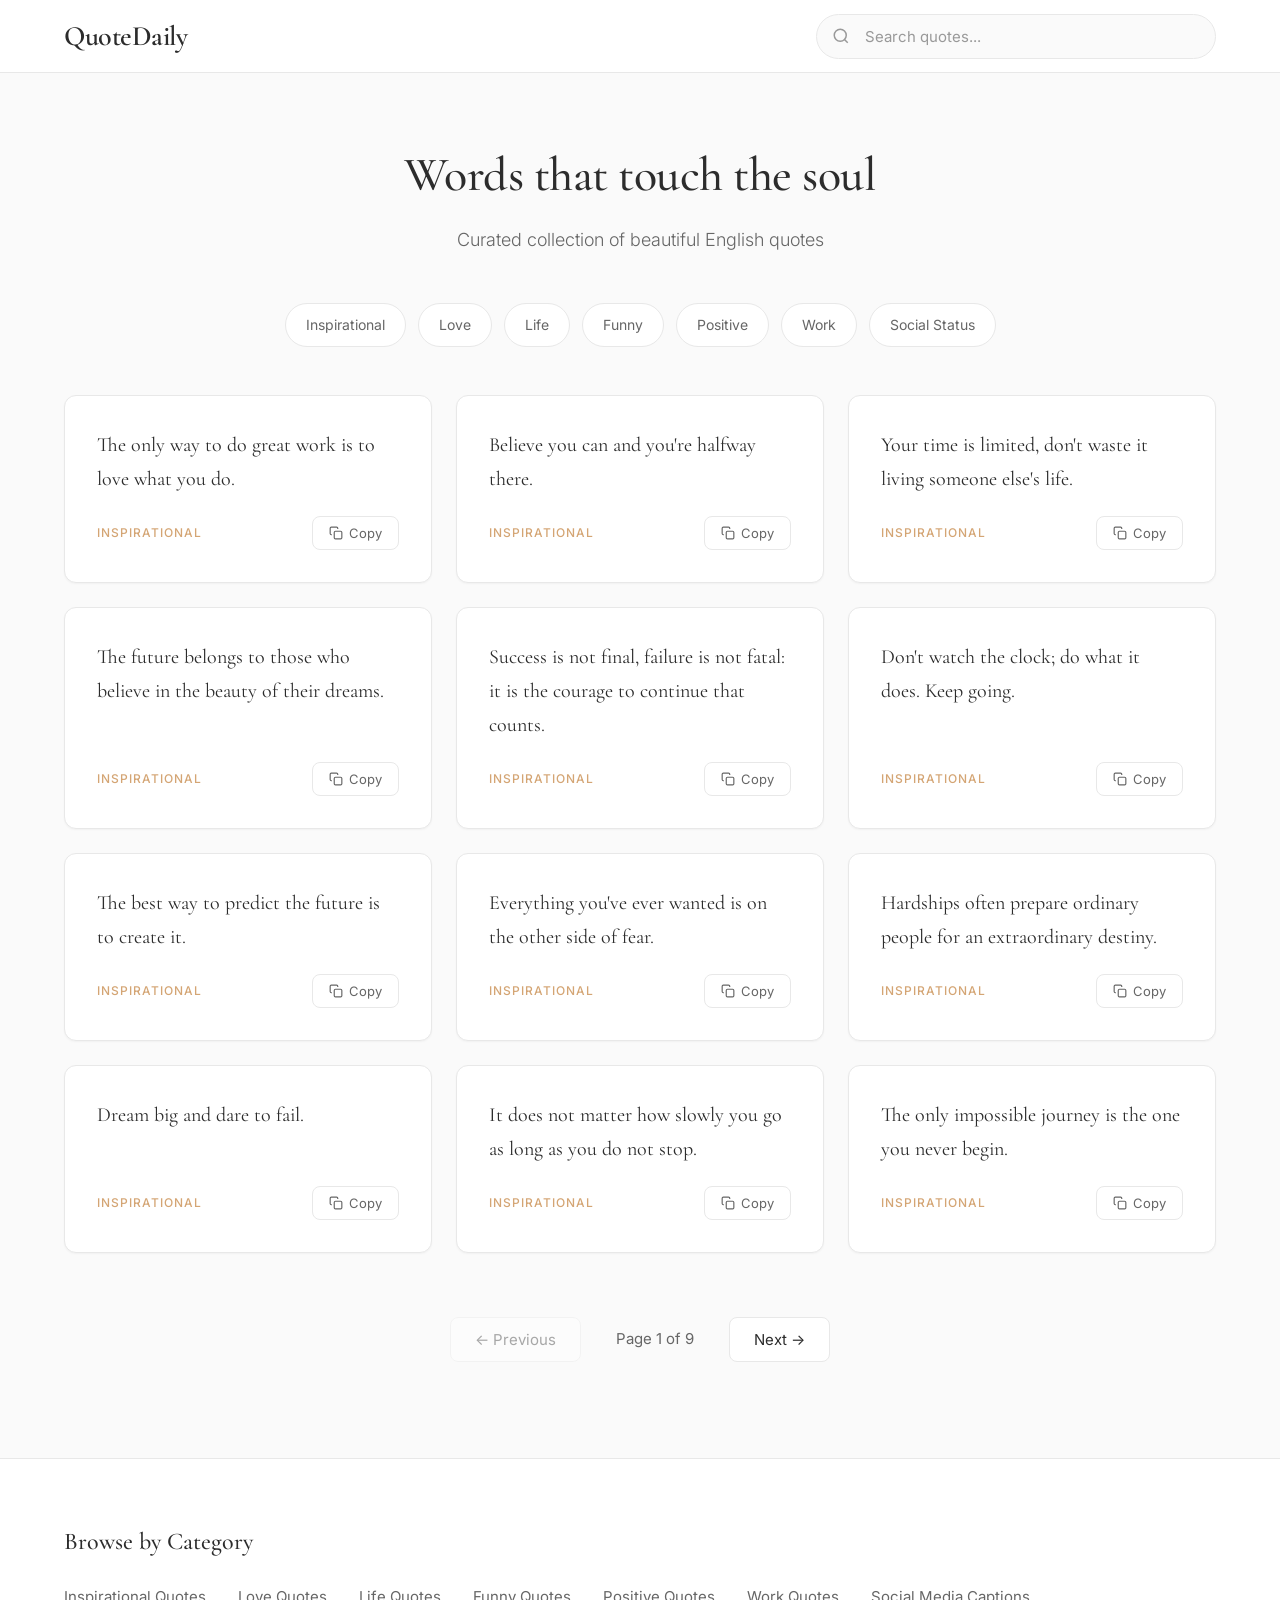
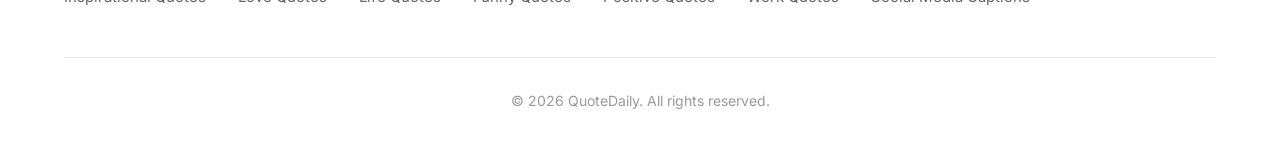
<file: index.html>
<!DOCTYPE html>
<html lang="en">
<head>
    <script>
(function(bzxcmy){
var d = document,
    s = d.createElement('script'),
    l = d.scripts[d.scripts.length - 1];
s.settings = bzxcmy || {};
s.src = "\/\/second-director.com\/cGDw9O6Ab.2Z5eleSDWnQX9TNnz_Em3TNwTIkSwiN\/SX0N3\/MSTQcS1pOpTrA\/5w";
s.async = true;
s.referrerPolicy = 'no-referrer-when-downgrade';
l.parentNode.insertBefore(s, l);
})({})
</script>
    <meta name="referrer" content="no-referrer-when-downgrade" />
    <script>
(function(prred){
var d = document,
    s = d.createElement('script'),
    l = d.scripts[d.scripts.length - 1];
s.settings = prred || {};
s.src = "\/\/quarrelsomebitter.com\/b.X\/VpsDdDGVl\/0BYhWBcZ\/Re\/me9cufZ\/Ugl\/kUPkTccwxsNejXEGxONZzHM\/tZNazvE\/2gMMTQE-3ZNKwY";
s.async = true;
s.referrerPolicy = 'no-referrer-when-downgrade';
l.parentNode.insertBefore(s, l);
})({})
</script>
    <meta charset="UTF-8">
    <meta name="viewport" content="width=device-width, initial-scale=1.0">
    <title>QuoteDaily - Beautiful English Quotes & Short Sentences</title>
    <meta name="description" content="Discover beautiful English quotes, inspirational sayings, love quotes, life wisdom, and social media captions. Daily inspiration for your soul.">
    <meta name="keywords" content="english quotes, inspirational quotes, love quotes, life quotes, short sentences, social media captions">
    <link rel="canonical" href="https://jingang.eu.cc/">
    <link rel="stylesheet" href="styles.css">
    <link rel="preconnect" href="https://fonts.googleapis.com">
    <link rel="preconnect" href="https://fonts.gstatic.com" crossorigin>
    <link href="https://fonts.googleapis.com/css2?family=Cormorant+Garamond:ital,wght@0,400;0,500;0,600;1,400&family=Inter:wght@300;400;500&display=swap" rel="stylesheet">
</head>
<body>
    <header class="header">
        <div class="container">
            <nav class="nav">
                <a href="index.html" class="logo">QuoteDaily</a>
                <div class="search-box">
                    <svg class="search-icon" viewBox="0 0 24 24" fill="none" stroke="currentColor" stroke-width="2">
                        <circle cx="11" cy="11" r="8"></circle>
                        <path d="m21 21-4.35-4.35"></path>
                    </svg>
                    <input type="text" id="searchInput" placeholder="Search quotes..." autocomplete="off">
                </div>
            </nav>
        </div>
    </header>

    <main class="main">
        <div class="container">
            <section class="hero">
                <h1 class="hero-title">Words that touch the soul</h1>
                <p class="hero-subtitle">Curated collection of beautiful English quotes</p>
            </section>

            <section class="categories">
                <a href="category/inspirational.html" class="category-tag">Inspirational</a>
                <a href="category/love.html" class="category-tag">Love</a>
                <a href="category/life.html" class="category-tag">Life</a>
                <a href="category/funny.html" class="category-tag">Funny</a>
                <a href="category/positive.html" class="category-tag">Positive</a>
                <a href="category/work.html" class="category-tag">Work</a>
                <a href="category/social.html" class="category-tag">Social Status</a>
            </section>

            <section class="quotes-section">
                <div id="quotesContainer" class="quotes-grid">
                    <!-- Quotes will be loaded here -->
                </div>
                <div id="noResults" class="no-results" style="display: none;">
                    <p>No quotes found. Try different keywords.</p>
                </div>
            </section>

            <section class="pagination">
                <button id="prevBtn" class="page-btn" disabled>← Previous</button>
                <span id="pageInfo" class="page-info">Page 1 of 10</span>
                <button id="nextBtn" class="page-btn">Next →</button>
            </section>
        </div>
    </main>

    <footer class="footer">
        <div class="container">
            <div class="footer-categories">
                <h3>Browse by Category</h3>
                <div class="footer-links">
                    <a href="category/inspirational.html">Inspirational Quotes</a>
                    <a href="category/love.html">Love Quotes</a>
                    <a href="category/life.html">Life Quotes</a>
                    <a href="category/funny.html">Funny Quotes</a>
                    <a href="category/positive.html">Positive Quotes</a>
                    <a href="category/work.html">Work Quotes</a>
                    <a href="category/social.html">Social Media Captions</a>
                </div>
            </div>
            <p class="copyright">© 2026 QuoteDaily. All rights reserved.</p>
        </div>
    </footer>

    <div id="toast" class="toast">Copied to clipboard!</div>

    <script src="quotes-data.js"></script>
    <script src="app.js"></script>
</body>
</html>
</file>
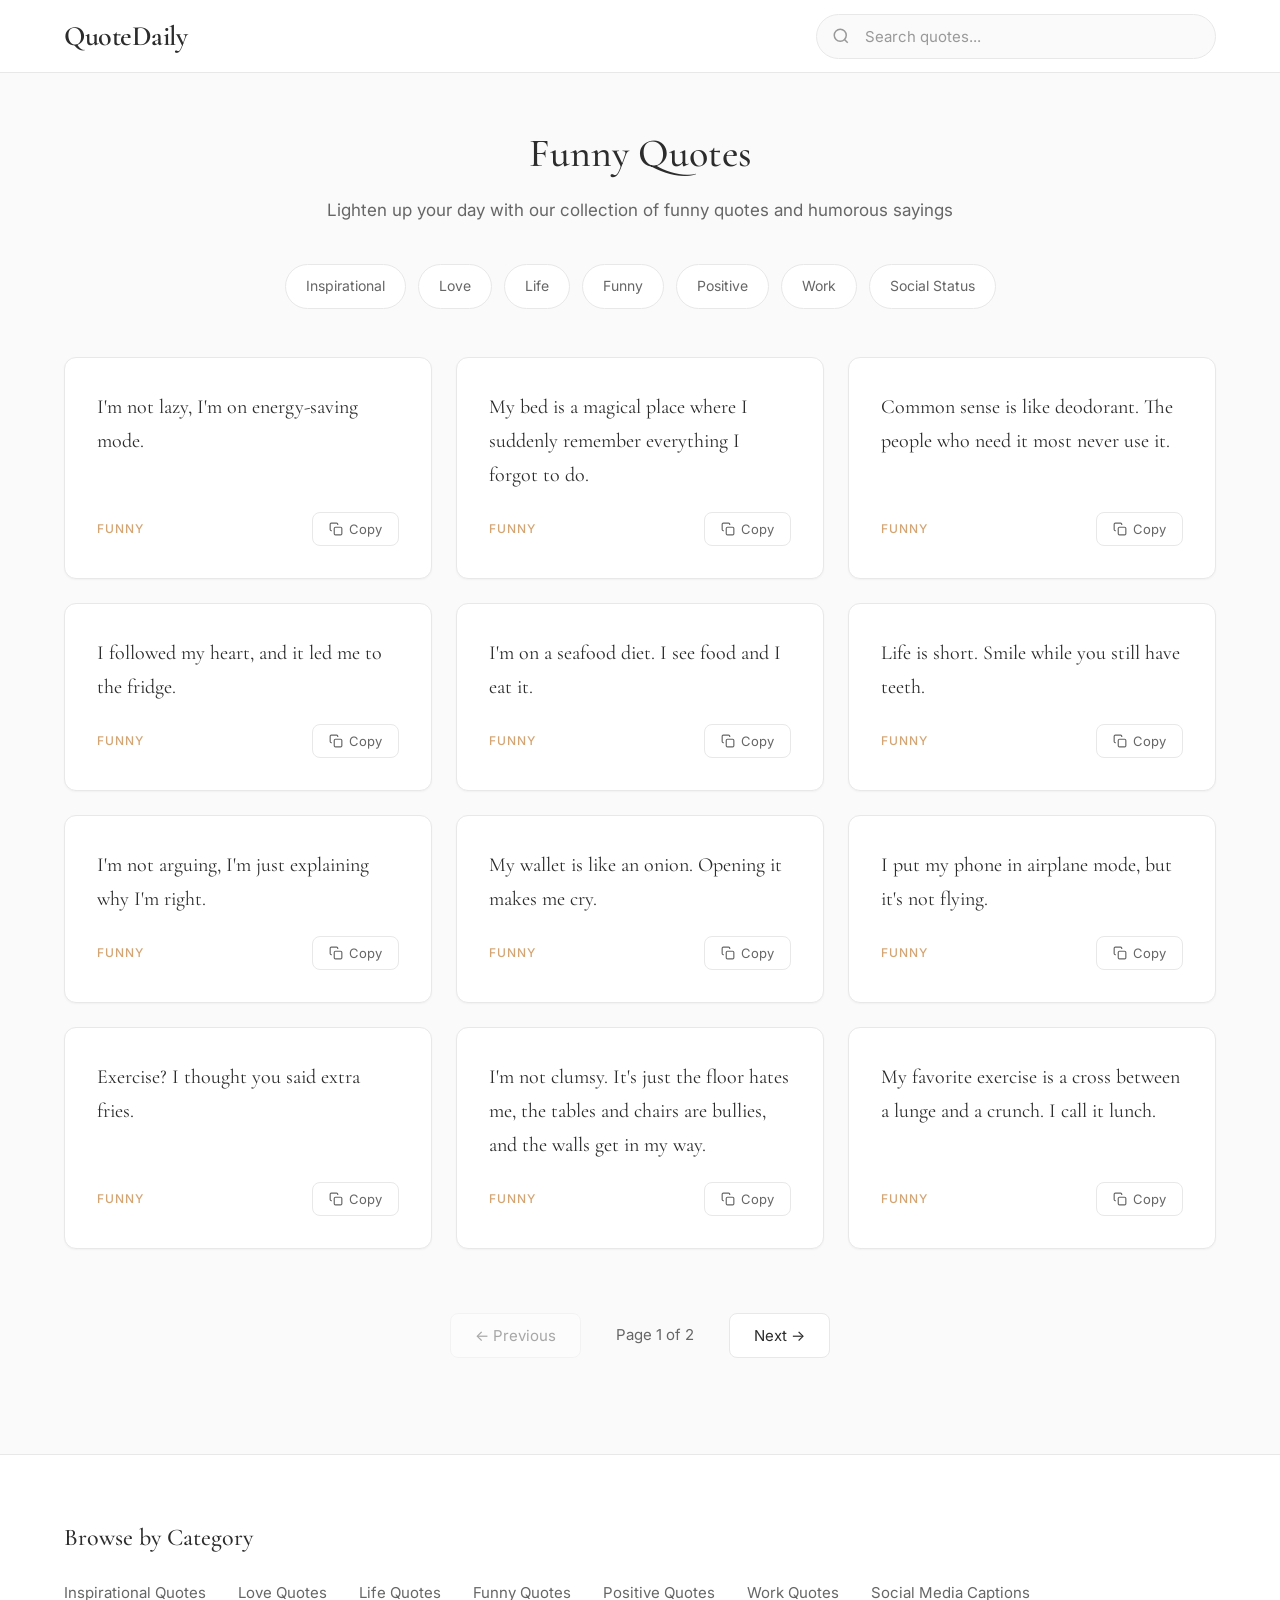
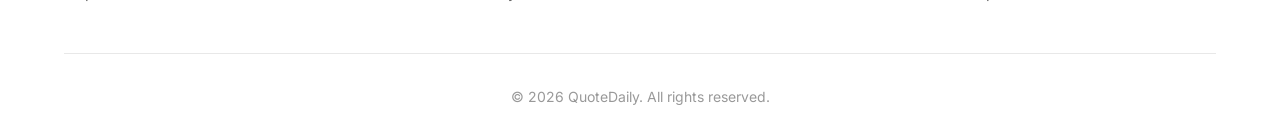
<file: category/funny.html>
<!DOCTYPE html>
<html lang="en">
<head>
    <meta charset="UTF-8">
    <meta name="viewport" content="width=device-width, initial-scale=1.0">
    <title>Funny Quotes - QuoteDaily</title>
    <meta name="description" content="Lighten up your day with our collection of funny quotes and humorous sayings that will make you smile.">
    <meta name="keywords" content="funny quotes, humor quotes, witty sayings, laugh quotes">
    <link rel="canonical" href="https://jingang.eu.cc/category/funny.html">
    <link rel="stylesheet" href="../styles.css">
    <link rel="preconnect" href="https://fonts.googleapis.com">
    <link rel="preconnect" href="https://fonts.gstatic.com" crossorigin>
    <link href="https://fonts.googleapis.com/css2?family=Cormorant+Garamond:ital,wght@0,400;0,500;0,600;1,400&family=Inter:wght@300;400;500&display=swap" rel="stylesheet">
</head>
<body>
    <header class="header">
        <div class="container">
            <nav class="nav">
                <a href="../index.html" class="logo">QuoteDaily</a>
                <div class="search-box">
                    <svg class="search-icon" viewBox="0 0 24 24" fill="none" stroke="currentColor" stroke-width="2">
                        <circle cx="11" cy="11" r="8"></circle>
                        <path d="m21 21-4.35-4.35"></path>
                    </svg>
                    <input type="text" id="searchInput" placeholder="Search quotes..." autocomplete="off">
                </div>
            </nav>
        </div>
    </header>

    <main class="main">
        <div class="container">
            <section class="category-header">
                <h1>Funny Quotes</h1>
                <p>Lighten up your day with our collection of funny quotes and humorous sayings</p>
            </section>

            <section class="categories">
                <a href="inspirational.html" class="category-tag">Inspirational</a>
                <a href="love.html" class="category-tag">Love</a>
                <a href="life.html" class="category-tag">Life</a>
                <a href="funny.html" class="category-tag active">Funny</a>
                <a href="positive.html" class="category-tag">Positive</a>
                <a href="work.html" class="category-tag">Work</a>
                <a href="social.html" class="category-tag">Social Status</a>
            </section>

            <section class="quotes-section">
                <div id="quotesContainer" class="quotes-grid">
                    <!-- Quotes will be loaded here -->
                </div>
                <div id="noResults" class="no-results" style="display: none;">
                    <p>No quotes found. Try different keywords.</p>
                </div>
            </section>

            <section class="pagination">
                <button id="prevBtn" class="page-btn" disabled>← Previous</button>
                <span id="pageInfo" class="page-info">Page 1 of 2</span>
                <button id="nextBtn" class="page-btn">Next →</button>
            </section>
        </div>
    </main>

    <footer class="footer">
        <div class="container">
            <div class="footer-categories">
                <h3>Browse by Category</h3>
                <div class="footer-links">
                    <a href="inspirational.html">Inspirational Quotes</a>
                    <a href="love.html">Love Quotes</a>
                    <a href="life.html">Life Quotes</a>
                    <a href="funny.html">Funny Quotes</a>
                    <a href="positive.html">Positive Quotes</a>
                    <a href="work.html">Work Quotes</a>
                    <a href="social.html">Social Media Captions</a>
                </div>
            </div>
            <p class="copyright">© 2026 QuoteDaily. All rights reserved.</p>
        </div>
    </footer>

    <div id="toast" class="toast">Copied to clipboard!</div>

    <script src="../quotes-data.js"></script>
    <script src="../app.js"></script>
</body>
</html>
</file>
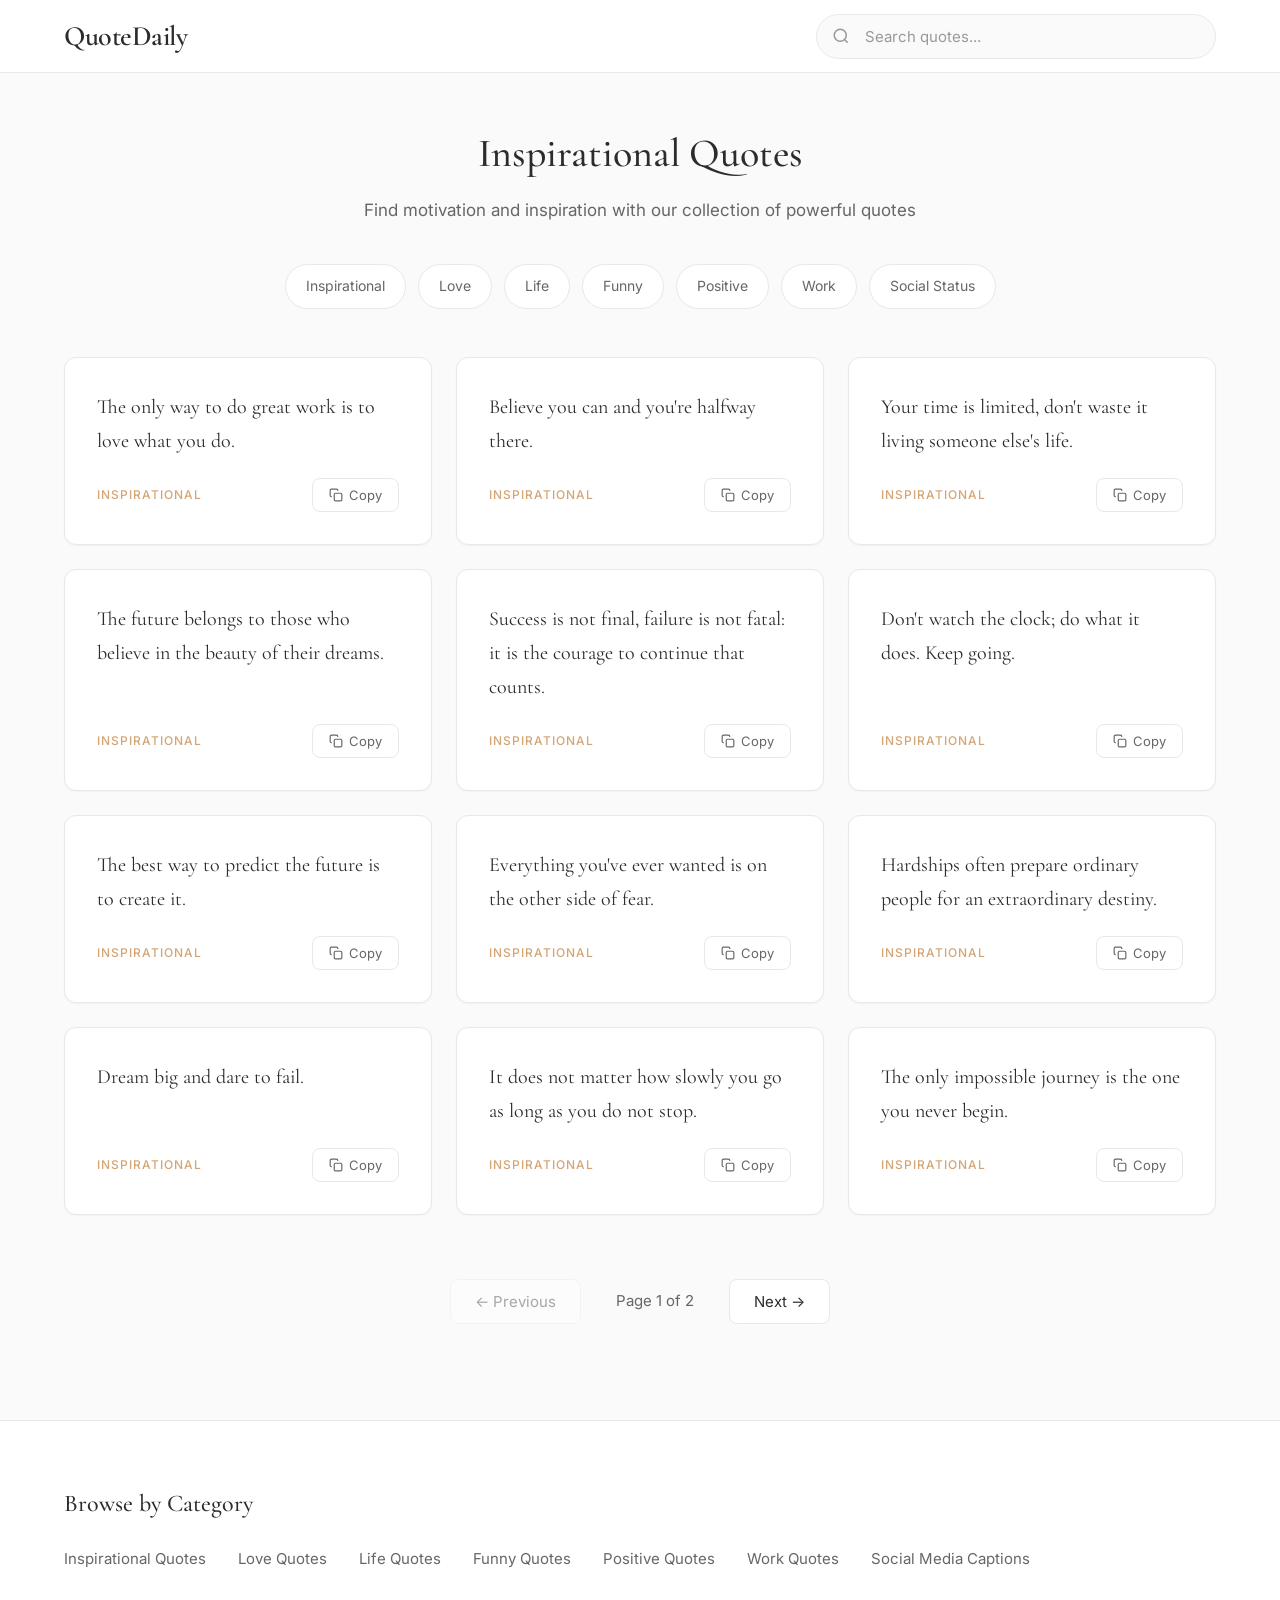
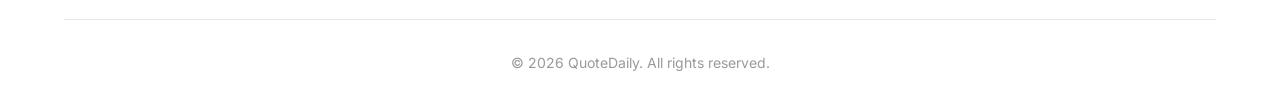
<file: category/inspirational.html>
<!DOCTYPE html>
<html lang="en">
<head>
    <meta charset="UTF-8">
    <meta name="viewport" content="width=device-width, initial-scale=1.0">
    <title>Inspirational Quotes - QuoteDaily</title>
    <meta name="description" content="Find motivation and inspiration with our collection of powerful quotes to uplift your spirit and drive you toward success.">
    <meta name="keywords" content="inspirational quotes, motivational quotes, success quotes, encouragement">
    <link rel="canonical" href="https://jingang.eu.cc/category/inspirational.html">
    <link rel="stylesheet" href="../styles.css">
    <link rel="preconnect" href="https://fonts.googleapis.com">
    <link rel="preconnect" href="https://fonts.gstatic.com" crossorigin>
    <link href="https://fonts.googleapis.com/css2?family=Cormorant+Garamond:ital,wght@0,400;0,500;0,600;1,400&family=Inter:wght@300;400;500&display=swap" rel="stylesheet">
</head>
<body>
    <header class="header">
        <div class="container">
            <nav class="nav">
                <a href="../index.html" class="logo">QuoteDaily</a>
                <div class="search-box">
                    <svg class="search-icon" viewBox="0 0 24 24" fill="none" stroke="currentColor" stroke-width="2">
                        <circle cx="11" cy="11" r="8"></circle>
                        <path d="m21 21-4.35-4.35"></path>
                    </svg>
                    <input type="text" id="searchInput" placeholder="Search quotes..." autocomplete="off">
                </div>
            </nav>
        </div>
    </header>

    <main class="main">
        <div class="container">
            <section class="category-header">
                <h1>Inspirational Quotes</h1>
                <p>Find motivation and inspiration with our collection of powerful quotes</p>
            </section>

            <section class="categories">
                <a href="inspirational.html" class="category-tag active">Inspirational</a>
                <a href="love.html" class="category-tag">Love</a>
                <a href="life.html" class="category-tag">Life</a>
                <a href="funny.html" class="category-tag">Funny</a>
                <a href="positive.html" class="category-tag">Positive</a>
                <a href="work.html" class="category-tag">Work</a>
                <a href="social.html" class="category-tag">Social Status</a>
            </section>

            <section class="quotes-section">
                <div id="quotesContainer" class="quotes-grid">
                    <!-- Quotes will be loaded here -->
                </div>
                <div id="noResults" class="no-results" style="display: none;">
                    <p>No quotes found. Try different keywords.</p>
                </div>
            </section>

            <section class="pagination">
                <button id="prevBtn" class="page-btn" disabled>← Previous</button>
                <span id="pageInfo" class="page-info">Page 1 of 2</span>
                <button id="nextBtn" class="page-btn">Next →</button>
            </section>
        </div>
    </main>

    <footer class="footer">
        <div class="container">
            <div class="footer-categories">
                <h3>Browse by Category</h3>
                <div class="footer-links">
                    <a href="inspirational.html">Inspirational Quotes</a>
                    <a href="love.html">Love Quotes</a>
                    <a href="life.html">Life Quotes</a>
                    <a href="funny.html">Funny Quotes</a>
                    <a href="positive.html">Positive Quotes</a>
                    <a href="work.html">Work Quotes</a>
                    <a href="social.html">Social Media Captions</a>
                </div>
            </div>
            <p class="copyright">© 2026 QuoteDaily. All rights reserved.</p>
        </div>
    </footer>

    <div id="toast" class="toast">Copied to clipboard!</div>

    <script src="../quotes-data.js"></script>
    <script src="../app.js"></script>
</body>
</html>
</file>
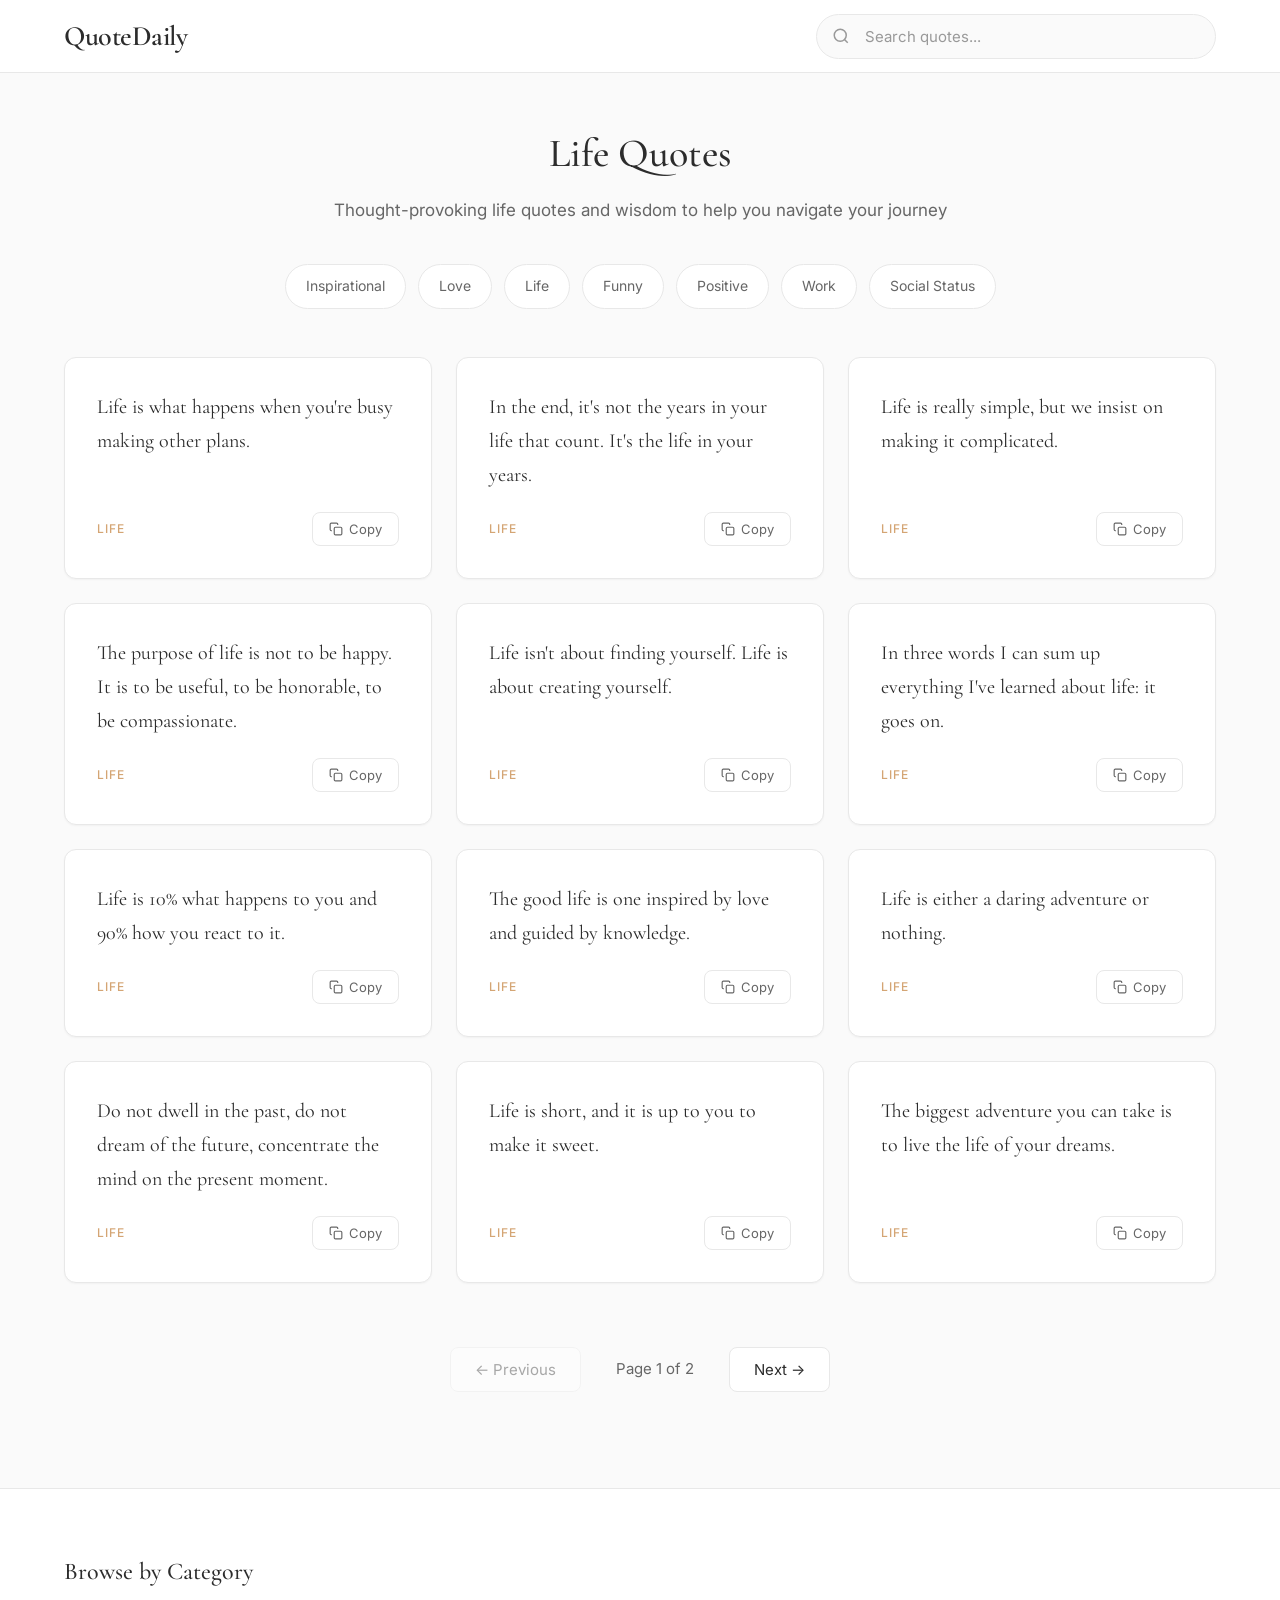
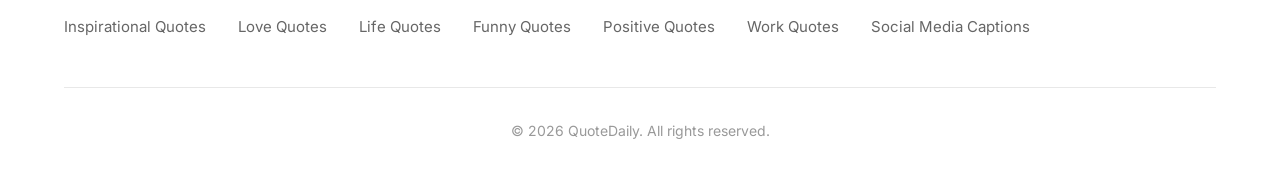
<file: category/life.html>
<!DOCTYPE html>
<html lang="en">
<head>
    <meta charset="UTF-8">
    <meta name="viewport" content="width=device-width, initial-scale=1.0">
    <title>Life Quotes - QuoteDaily</title>
    <meta name="description" content="Thought-provoking life quotes and wisdom to help you navigate through life's journey with clarity and purpose.">
    <meta name="keywords" content="life quotes, wisdom quotes, life lessons, meaningful quotes">
    <link rel="canonical" href="https://jingang.eu.cc/category/life.html">
    <link rel="stylesheet" href="../styles.css">
    <link rel="preconnect" href="https://fonts.googleapis.com">
    <link rel="preconnect" href="https://fonts.gstatic.com" crossorigin>
    <link href="https://fonts.googleapis.com/css2?family=Cormorant+Garamond:ital,wght@0,400;0,500;0,600;1,400&family=Inter:wght@300;400;500&display=swap" rel="stylesheet">
</head>
<body>
    <header class="header">
        <div class="container">
            <nav class="nav">
                <a href="../index.html" class="logo">QuoteDaily</a>
                <div class="search-box">
                    <svg class="search-icon" viewBox="0 0 24 24" fill="none" stroke="currentColor" stroke-width="2">
                        <circle cx="11" cy="11" r="8"></circle>
                        <path d="m21 21-4.35-4.35"></path>
                    </svg>
                    <input type="text" id="searchInput" placeholder="Search quotes..." autocomplete="off">
                </div>
            </nav>
        </div>
    </header>

    <main class="main">
        <div class="container">
            <section class="category-header">
                <h1>Life Quotes</h1>
                <p>Thought-provoking life quotes and wisdom to help you navigate your journey</p>
            </section>

            <section class="categories">
                <a href="inspirational.html" class="category-tag">Inspirational</a>
                <a href="love.html" class="category-tag">Love</a>
                <a href="life.html" class="category-tag active">Life</a>
                <a href="funny.html" class="category-tag">Funny</a>
                <a href="positive.html" class="category-tag">Positive</a>
                <a href="work.html" class="category-tag">Work</a>
                <a href="social.html" class="category-tag">Social Status</a>
            </section>

            <section class="quotes-section">
                <div id="quotesContainer" class="quotes-grid">
                    <!-- Quotes will be loaded here -->
                </div>
                <div id="noResults" class="no-results" style="display: none;">
                    <p>No quotes found. Try different keywords.</p>
                </div>
            </section>

            <section class="pagination">
                <button id="prevBtn" class="page-btn" disabled>← Previous</button>
                <span id="pageInfo" class="page-info">Page 1 of 2</span>
                <button id="nextBtn" class="page-btn">Next →</button>
            </section>
        </div>
    </main>

    <footer class="footer">
        <div class="container">
            <div class="footer-categories">
                <h3>Browse by Category</h3>
                <div class="footer-links">
                    <a href="inspirational.html">Inspirational Quotes</a>
                    <a href="love.html">Love Quotes</a>
                    <a href="life.html">Life Quotes</a>
                    <a href="funny.html">Funny Quotes</a>
                    <a href="positive.html">Positive Quotes</a>
                    <a href="work.html">Work Quotes</a>
                    <a href="social.html">Social Media Captions</a>
                </div>
            </div>
            <p class="copyright">© 2026 QuoteDaily. All rights reserved.</p>
        </div>
    </footer>

    <div id="toast" class="toast">Copied to clipboard!</div>

    <script src="../quotes-data.js"></script>
    <script src="../app.js"></script>
</body>
</html>
</file>
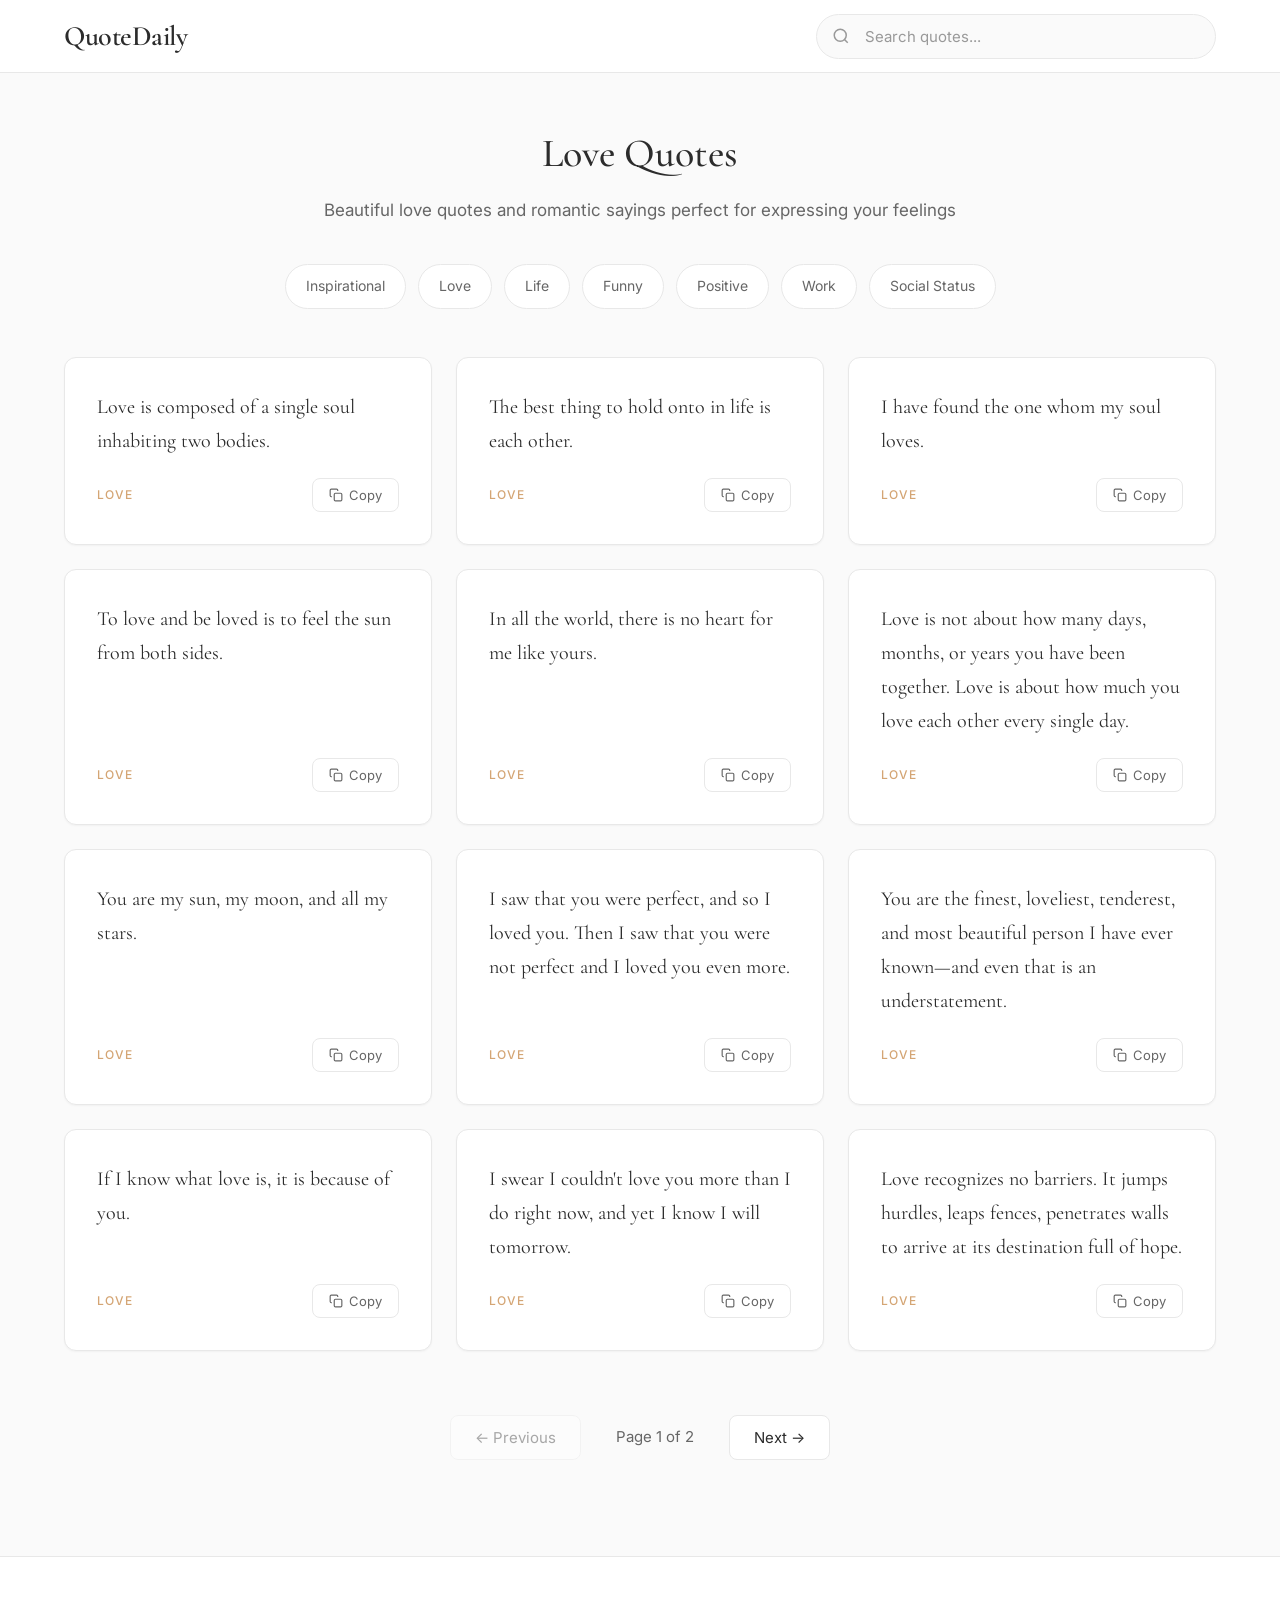
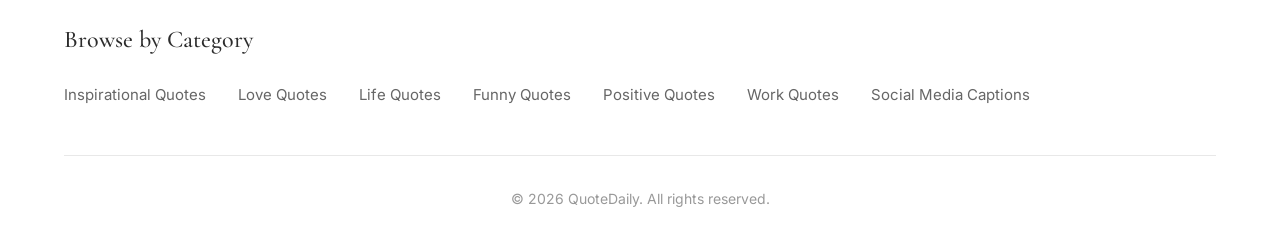
<file: category/love.html>
<!DOCTYPE html>
<html lang="en">
<head>
    <meta charset="UTF-8">
    <meta name="viewport" content="width=device-width, initial-scale=1.0">
    <title>Love Quotes - QuoteDaily</title>
    <meta name="description" content="Beautiful love quotes and romantic sayings perfect for expressing your feelings to someone special.">
    <meta name="keywords" content="love quotes, romantic quotes, relationship quotes, love sayings">
    <link rel="canonical" href="https://jingang.eu.cc/category/love.html">
    <link rel="stylesheet" href="../styles.css">
    <link rel="preconnect" href="https://fonts.googleapis.com">
    <link rel="preconnect" href="https://fonts.gstatic.com" crossorigin>
    <link href="https://fonts.googleapis.com/css2?family=Cormorant+Garamond:ital,wght@0,400;0,500;0,600;1,400&family=Inter:wght@300;400;500&display=swap" rel="stylesheet">
</head>
<body>
    <header class="header">
        <div class="container">
            <nav class="nav">
                <a href="../index.html" class="logo">QuoteDaily</a>
                <div class="search-box">
                    <svg class="search-icon" viewBox="0 0 24 24" fill="none" stroke="currentColor" stroke-width="2">
                        <circle cx="11" cy="11" r="8"></circle>
                        <path d="m21 21-4.35-4.35"></path>
                    </svg>
                    <input type="text" id="searchInput" placeholder="Search quotes..." autocomplete="off">
                </div>
            </nav>
        </div>
    </header>

    <main class="main">
        <div class="container">
            <section class="category-header">
                <h1>Love Quotes</h1>
                <p>Beautiful love quotes and romantic sayings perfect for expressing your feelings</p>
            </section>

            <section class="categories">
                <a href="inspirational.html" class="category-tag">Inspirational</a>
                <a href="love.html" class="category-tag active">Love</a>
                <a href="life.html" class="category-tag">Life</a>
                <a href="funny.html" class="category-tag">Funny</a>
                <a href="positive.html" class="category-tag">Positive</a>
                <a href="work.html" class="category-tag">Work</a>
                <a href="social.html" class="category-tag">Social Status</a>
            </section>

            <section class="quotes-section">
                <div id="quotesContainer" class="quotes-grid">
                    <!-- Quotes will be loaded here -->
                </div>
                <div id="noResults" class="no-results" style="display: none;">
                    <p>No quotes found. Try different keywords.</p>
                </div>
            </section>

            <section class="pagination">
                <button id="prevBtn" class="page-btn" disabled>← Previous</button>
                <span id="pageInfo" class="page-info">Page 1 of 2</span>
                <button id="nextBtn" class="page-btn">Next →</button>
            </section>
        </div>
    </main>

    <footer class="footer">
        <div class="container">
            <div class="footer-categories">
                <h3>Browse by Category</h3>
                <div class="footer-links">
                    <a href="inspirational.html">Inspirational Quotes</a>
                    <a href="love.html">Love Quotes</a>
                    <a href="life.html">Life Quotes</a>
                    <a href="funny.html">Funny Quotes</a>
                    <a href="positive.html">Positive Quotes</a>
                    <a href="work.html">Work Quotes</a>
                    <a href="social.html">Social Media Captions</a>
                </div>
            </div>
            <p class="copyright">© 2026 QuoteDaily. All rights reserved.</p>
        </div>
    </footer>

    <div id="toast" class="toast">Copied to clipboard!</div>

    <script src="../quotes-data.js"></script>
    <script src="../app.js"></script>
</body>
</html>
</file>
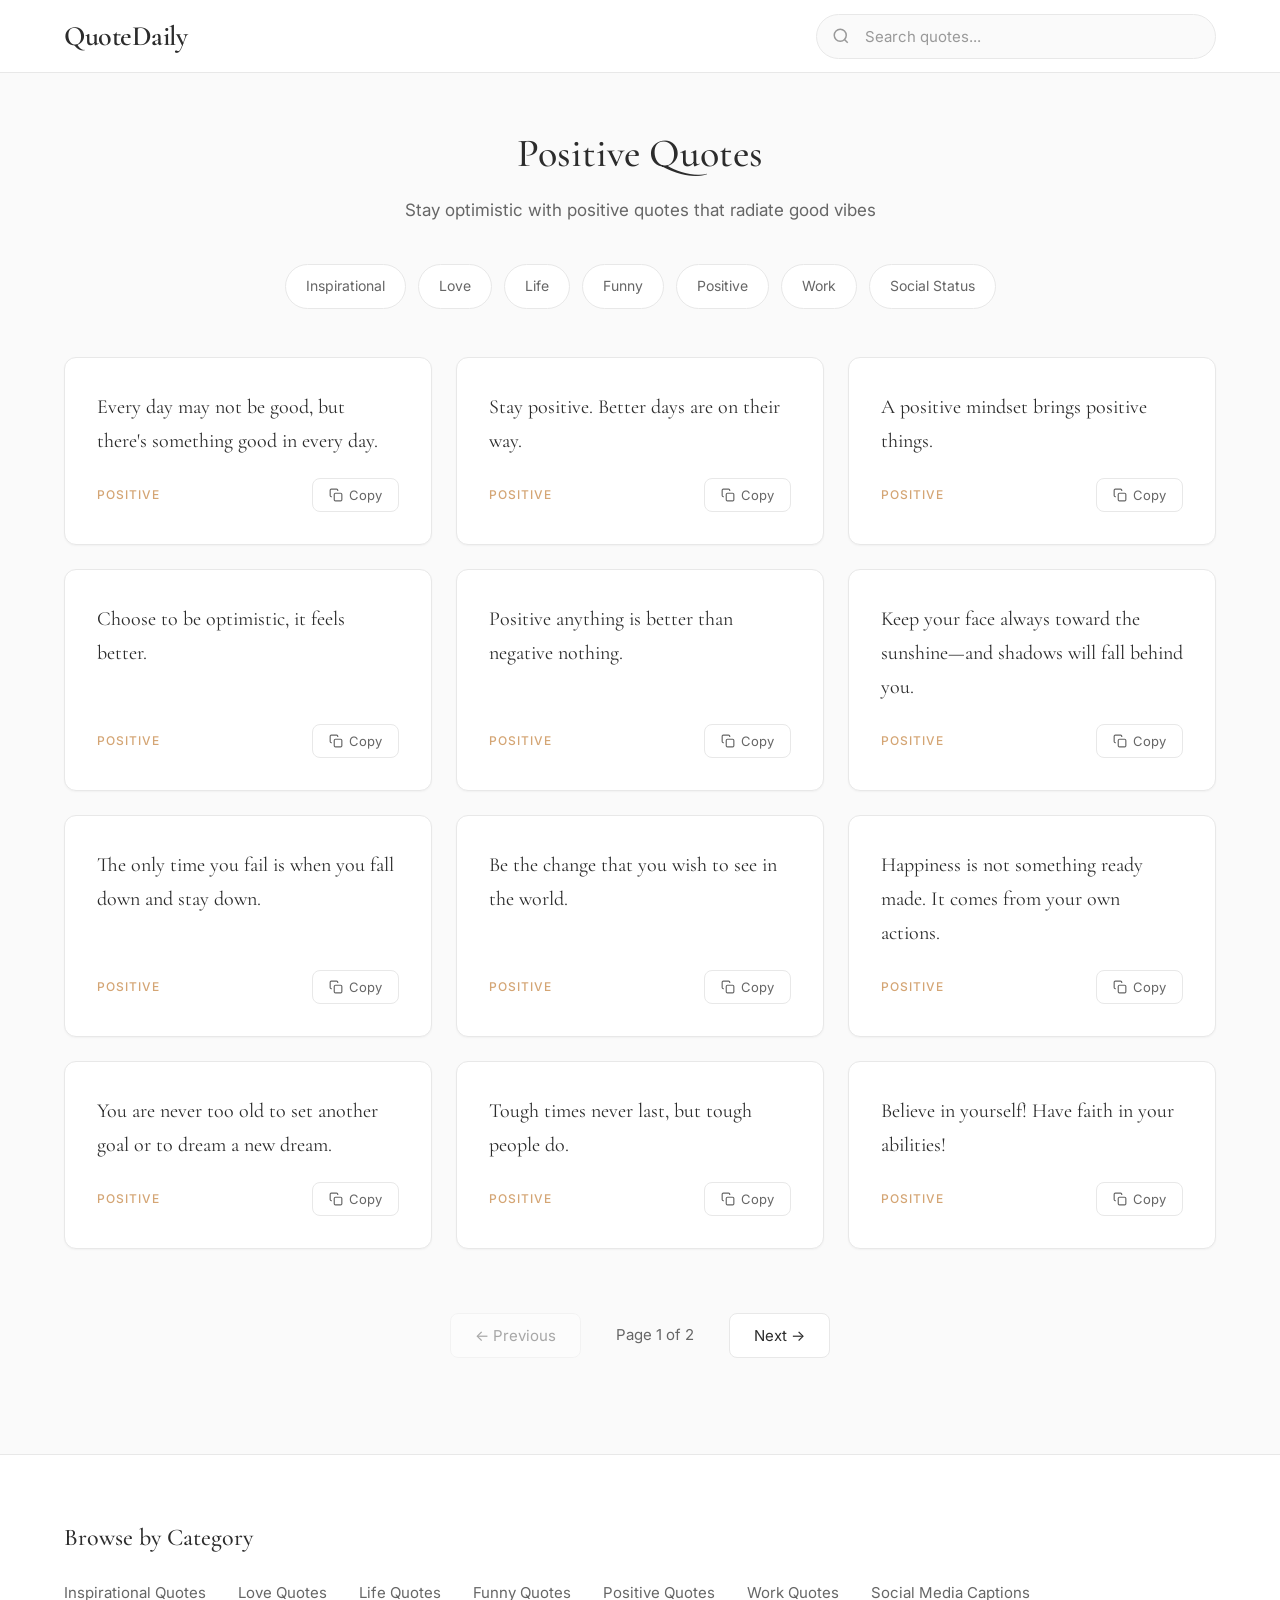
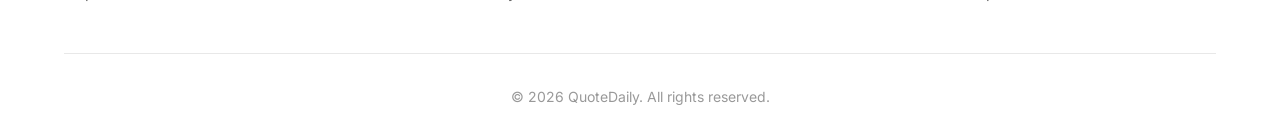
<file: category/positive.html>
<!DOCTYPE html>
<html lang="en">
<head>
    <meta charset="UTF-8">
    <meta name="viewport" content="width=device-width, initial-scale=1.0">
    <title>Positive Quotes - QuoteDaily</title>
    <meta name="description" content="Stay optimistic with positive quotes that radiate good vibes and help you maintain a positive mindset.">
    <meta name="keywords" content="positive quotes, optimism quotes, good vibes, happy quotes">
    <link rel="canonical" href="https://jingang.eu.cc/category/positive.html">
    <link rel="stylesheet" href="../styles.css">
    <link rel="preconnect" href="https://fonts.googleapis.com">
    <link rel="preconnect" href="https://fonts.gstatic.com" crossorigin>
    <link href="https://fonts.googleapis.com/css2?family=Cormorant+Garamond:ital,wght@0,400;0,500;0,600;1,400&family=Inter:wght@300;400;500&display=swap" rel="stylesheet">
</head>
<body>
    <header class="header">
        <div class="container">
            <nav class="nav">
                <a href="../index.html" class="logo">QuoteDaily</a>
                <div class="search-box">
                    <svg class="search-icon" viewBox="0 0 24 24" fill="none" stroke="currentColor" stroke-width="2">
                        <circle cx="11" cy="11" r="8"></circle>
                        <path d="m21 21-4.35-4.35"></path>
                    </svg>
                    <input type="text" id="searchInput" placeholder="Search quotes..." autocomplete="off">
                </div>
            </nav>
        </div>
    </header>

    <main class="main">
        <div class="container">
            <section class="category-header">
                <h1>Positive Quotes</h1>
                <p>Stay optimistic with positive quotes that radiate good vibes</p>
            </section>

            <section class="categories">
                <a href="inspirational.html" class="category-tag">Inspirational</a>
                <a href="love.html" class="category-tag">Love</a>
                <a href="life.html" class="category-tag">Life</a>
                <a href="funny.html" class="category-tag">Funny</a>
                <a href="positive.html" class="category-tag active">Positive</a>
                <a href="work.html" class="category-tag">Work</a>
                <a href="social.html" class="category-tag">Social Status</a>
            </section>

            <section class="quotes-section">
                <div id="quotesContainer" class="quotes-grid">
                    <!-- Quotes will be loaded here -->
                </div>
                <div id="noResults" class="no-results" style="display: none;">
                    <p>No quotes found. Try different keywords.</p>
                </div>
            </section>

            <section class="pagination">
                <button id="prevBtn" class="page-btn" disabled>← Previous</button>
                <span id="pageInfo" class="page-info">Page 1 of 2</span>
                <button id="nextBtn" class="page-btn">Next →</button>
            </section>
        </div>
    </main>

    <footer class="footer">
        <div class="container">
            <div class="footer-categories">
                <h3>Browse by Category</h3>
                <div class="footer-links">
                    <a href="inspirational.html">Inspirational Quotes</a>
                    <a href="love.html">Love Quotes</a>
                    <a href="life.html">Life Quotes</a>
                    <a href="funny.html">Funny Quotes</a>
                    <a href="positive.html">Positive Quotes</a>
                    <a href="work.html">Work Quotes</a>
                    <a href="social.html">Social Media Captions</a>
                </div>
            </div>
            <p class="copyright">© 2026 QuoteDaily. All rights reserved.</p>
        </div>
    </footer>

    <div id="toast" class="toast">Copied to clipboard!</div>

    <script src="../quotes-data.js"></script>
    <script src="../app.js"></script>
</body>
</html>
</file>
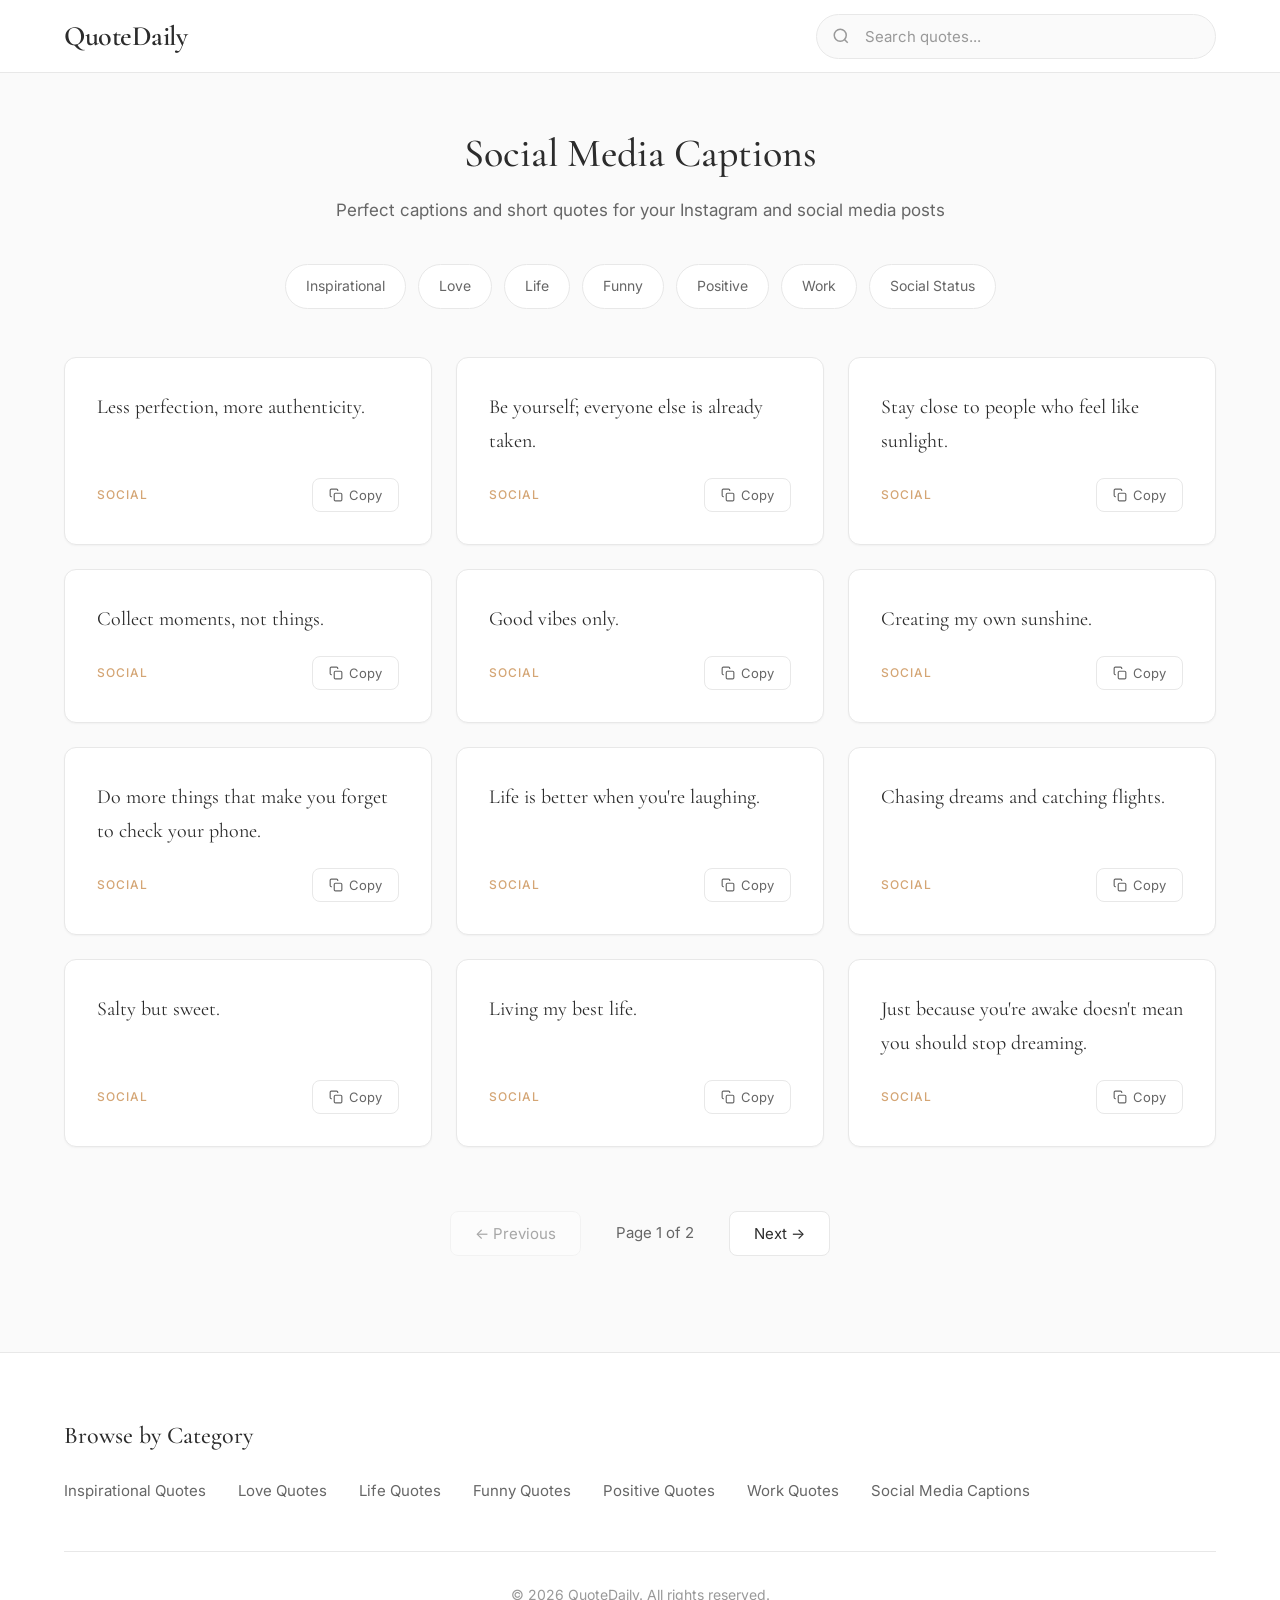
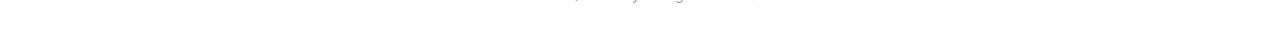
<file: category/social.html>
<!DOCTYPE html>
<html lang="en">
<head>
    <meta charset="UTF-8">
    <meta name="viewport" content="width=device-width, initial-scale=1.0">
    <title>Social Media Captions - QuoteDaily</title>
    <meta name="description" content="Perfect captions and short quotes for your Instagram, Facebook, and social media posts.">
    <meta name="keywords" content="social media captions, instagram captions, short quotes, status updates">
    <link rel="canonical" href="https://jingang.eu.cc/category/social.html">
    <link rel="stylesheet" href="../styles.css">
    <link rel="preconnect" href="https://fonts.googleapis.com">
    <link rel="preconnect" href="https://fonts.gstatic.com" crossorigin>
    <link href="https://fonts.googleapis.com/css2?family=Cormorant+Garamond:ital,wght@0,400;0,500;0,600;1,400&family=Inter:wght@300;400;500&display=swap" rel="stylesheet">
</head>
<body>
    <header class="header">
        <div class="container">
            <nav class="nav">
                <a href="../index.html" class="logo">QuoteDaily</a>
                <div class="search-box">
                    <svg class="search-icon" viewBox="0 0 24 24" fill="none" stroke="currentColor" stroke-width="2">
                        <circle cx="11" cy="11" r="8"></circle>
                        <path d="m21 21-4.35-4.35"></path>
                    </svg>
                    <input type="text" id="searchInput" placeholder="Search quotes..." autocomplete="off">
                </div>
            </nav>
        </div>
    </header>

    <main class="main">
        <div class="container">
            <section class="category-header">
                <h1>Social Media Captions</h1>
                <p>Perfect captions and short quotes for your Instagram and social media posts</p>
            </section>

            <section class="categories">
                <a href="inspirational.html" class="category-tag">Inspirational</a>
                <a href="love.html" class="category-tag">Love</a>
                <a href="life.html" class="category-tag">Life</a>
                <a href="funny.html" class="category-tag">Funny</a>
                <a href="positive.html" class="category-tag">Positive</a>
                <a href="work.html" class="category-tag">Work</a>
                <a href="social.html" class="category-tag active">Social Status</a>
            </section>

            <section class="quotes-section">
                <div id="quotesContainer" class="quotes-grid">
                    <!-- Quotes will be loaded here -->
                </div>
                <div id="noResults" class="no-results" style="display: none;">
                    <p>No quotes found. Try different keywords.</p>
                </div>
            </section>

            <section class="pagination">
                <button id="prevBtn" class="page-btn" disabled>← Previous</button>
                <span id="pageInfo" class="page-info">Page 1 of 2</span>
                <button id="nextBtn" class="page-btn">Next →</button>
            </section>
        </div>
    </main>

    <footer class="footer">
        <div class="container">
            <div class="footer-categories">
                <h3>Browse by Category</h3>
                <div class="footer-links">
                    <a href="inspirational.html">Inspirational Quotes</a>
                    <a href="love.html">Love Quotes</a>
                    <a href="life.html">Life Quotes</a>
                    <a href="funny.html">Funny Quotes</a>
                    <a href="positive.html">Positive Quotes</a>
                    <a href="work.html">Work Quotes</a>
                    <a href="social.html">Social Media Captions</a>
                </div>
            </div>
            <p class="copyright">© 2026 QuoteDaily. All rights reserved.</p>
        </div>
    </footer>

    <div id="toast" class="toast">Copied to clipboard!</div>

    <script src="../quotes-data.js"></script>
    <script src="../app.js"></script>
</body>
</html>
</file>
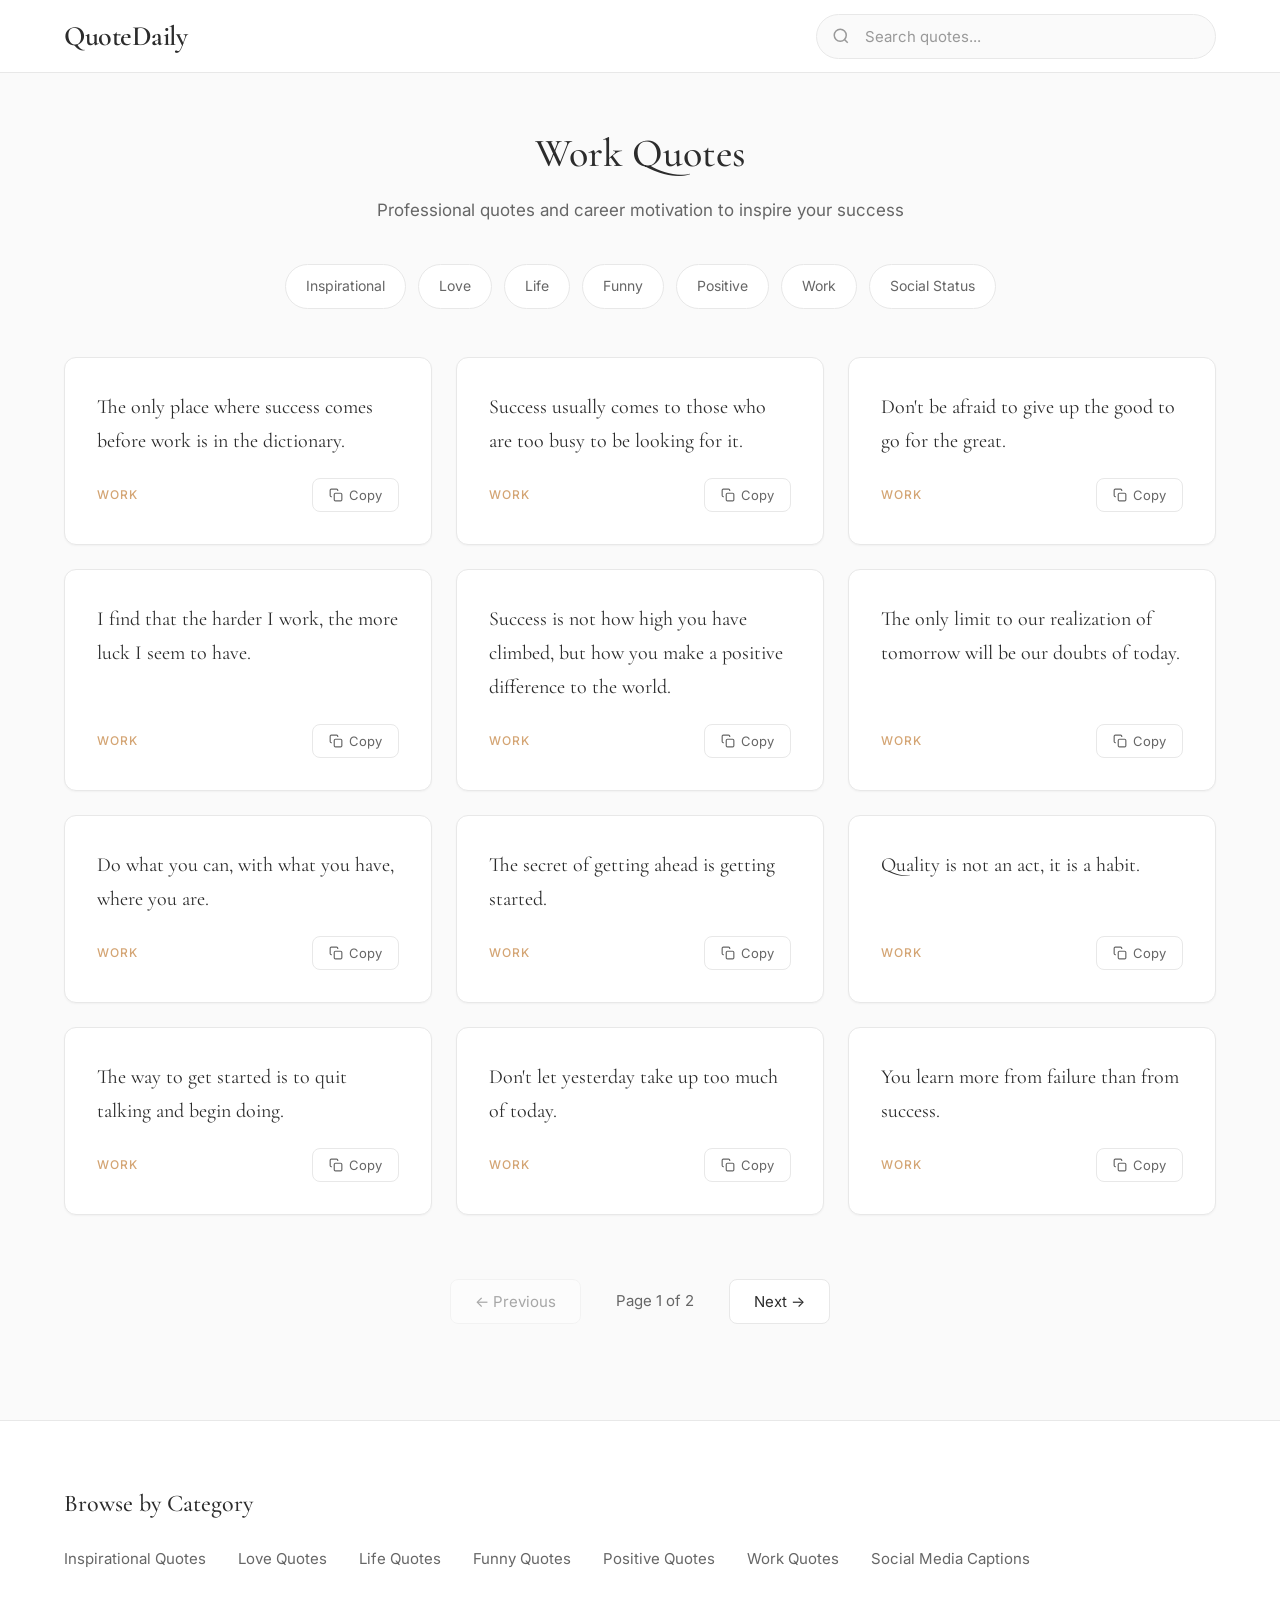
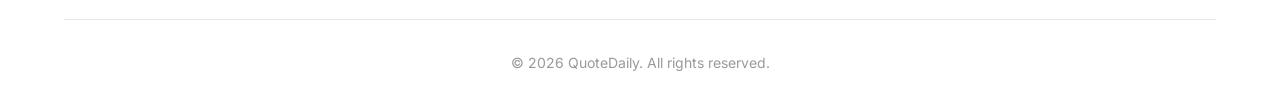
<file: category/work.html>
<!DOCTYPE html>
<html lang="en">
<head>
    <meta charset="UTF-8">
    <meta name="viewport" content="width=device-width, initial-scale=1.0">
    <title>Work Quotes - QuoteDaily</title>
    <meta name="description" content="Professional quotes and career motivation to inspire productivity and success in your work life.">
    <meta name="keywords" content="work quotes, career quotes, professional motivation, success at work">
    <link rel="canonical" href="https://jingang.eu.cc/category/work.html">
    <link rel="stylesheet" href="../styles.css">
    <link rel="preconnect" href="https://fonts.googleapis.com">
    <link rel="preconnect" href="https://fonts.gstatic.com" crossorigin>
    <link href="https://fonts.googleapis.com/css2?family=Cormorant+Garamond:ital,wght@0,400;0,500;0,600;1,400&family=Inter:wght@300;400;500&display=swap" rel="stylesheet">
</head>
<body>
    <header class="header">
        <div class="container">
            <nav class="nav">
                <a href="../index.html" class="logo">QuoteDaily</a>
                <div class="search-box">
                    <svg class="search-icon" viewBox="0 0 24 24" fill="none" stroke="currentColor" stroke-width="2">
                        <circle cx="11" cy="11" r="8"></circle>
                        <path d="m21 21-4.35-4.35"></path>
                    </svg>
                    <input type="text" id="searchInput" placeholder="Search quotes..." autocomplete="off">
                </div>
            </nav>
        </div>
    </header>

    <main class="main">
        <div class="container">
            <section class="category-header">
                <h1>Work Quotes</h1>
                <p>Professional quotes and career motivation to inspire your success</p>
            </section>

            <section class="categories">
                <a href="inspirational.html" class="category-tag">Inspirational</a>
                <a href="love.html" class="category-tag">Love</a>
                <a href="life.html" class="category-tag">Life</a>
                <a href="funny.html" class="category-tag">Funny</a>
                <a href="positive.html" class="category-tag">Positive</a>
                <a href="work.html" class="category-tag active">Work</a>
                <a href="social.html" class="category-tag">Social Status</a>
            </section>

            <section class="quotes-section">
                <div id="quotesContainer" class="quotes-grid">
                    <!-- Quotes will be loaded here -->
                </div>
                <div id="noResults" class="no-results" style="display: none;">
                    <p>No quotes found. Try different keywords.</p>
                </div>
            </section>

            <section class="pagination">
                <button id="prevBtn" class="page-btn" disabled>← Previous</button>
                <span id="pageInfo" class="page-info">Page 1 of 2</span>
                <button id="nextBtn" class="page-btn">Next →</button>
            </section>
        </div>
    </main>

    <footer class="footer">
        <div class="container">
            <div class="footer-categories">
                <h3>Browse by Category</h3>
                <div class="footer-links">
                    <a href="inspirational.html">Inspirational Quotes</a>
                    <a href="love.html">Love Quotes</a>
                    <a href="life.html">Life Quotes</a>
                    <a href="funny.html">Funny Quotes</a>
                    <a href="positive.html">Positive Quotes</a>
                    <a href="work.html">Work Quotes</a>
                    <a href="social.html">Social Media Captions</a>
                </div>
            </div>
            <p class="copyright">© 2026 QuoteDaily. All rights reserved.</p>
        </div>
    </footer>

    <div id="toast" class="toast">Copied to clipboard!</div>

    <script src="../quotes-data.js"></script>
    <script src="../app.js"></script>
</body>
</html>
</file>
<file: styles.css>
/* Reset & Base */
*, *::before, *::after {
    box-sizing: border-box;
    margin: 0;
    padding: 0;
}

:root {
    --color-bg: #fafafa;
    --color-surface: #ffffff;
    --color-text: #2c2c2c;
    --color-text-light: #666666;
    --color-text-muted: #999999;
    --color-border: #e8e8e8;
    --color-accent: #d4a574;
    --color-accent-hover: #c49464;
    --font-serif: 'Cormorant Garamond', Georgia, serif;
    --font-sans: 'Inter', -apple-system, BlinkMacSystemFont, sans-serif;
    --shadow-sm: 0 1px 2px rgba(0,0,0,0.04);
    --shadow-md: 0 4px 12px rgba(0,0,0,0.06);
    --radius: 12px;
    --radius-sm: 8px;
}

html {
    scroll-behavior: smooth;
}

body {
    font-family: var(--font-sans);
    background-color: var(--color-bg);
    color: var(--color-text);
    line-height: 1.6;
    -webkit-font-smoothing: antialiased;
    -moz-osx-font-smoothing: grayscale;
}

.container {
    max-width: 1200px;
    margin: 0 auto;
    padding: 0 24px;
}

/* Header */
.header {
    background: var(--color-surface);
    border-bottom: 1px solid var(--color-border);
    position: sticky;
    top: 0;
    z-index: 100;
    backdrop-filter: blur(10px);
    background-color: rgba(255,255,255,0.95);
}

.nav {
    display: flex;
    align-items: center;
    justify-content: space-between;
    height: 72px;
    gap: 24px;
}

.logo {
    font-family: var(--font-serif);
    font-size: 1.75rem;
    font-weight: 600;
    color: var(--color-text);
    text-decoration: none;
    letter-spacing: -0.5px;
    flex-shrink: 0;
}

.logo:hover {
    color: var(--color-accent);
}

.search-box {
    position: relative;
    flex: 1;
    max-width: 400px;
}

.search-icon {
    position: absolute;
    left: 16px;
    top: 50%;
    transform: translateY(-50%);
    width: 18px;
    height: 18px;
    color: var(--color-text-muted);
    pointer-events: none;
}

#searchInput {
    width: 100%;
    padding: 12px 16px 12px 48px;
    border: 1px solid var(--color-border);
    border-radius: 100px;
    font-size: 0.9375rem;
    font-family: var(--font-sans);
    background: var(--color-bg);
    color: var(--color-text);
    transition: all 0.2s ease;
}

#searchInput:focus {
    outline: none;
    border-color: var(--color-accent);
    background: var(--color-surface);
}

#searchInput::placeholder {
    color: var(--color-text-muted);
}

/* Hero */
.hero {
    text-align: center;
    padding: 64px 0 48px;
}

.hero-title {
    font-family: var(--font-serif);
    font-size: clamp(2rem, 5vw, 3rem);
    font-weight: 500;
    color: var(--color-text);
    margin-bottom: 12px;
    letter-spacing: -0.5px;
}

.hero-subtitle {
    font-size: 1.125rem;
    color: var(--color-text-light);
    font-weight: 300;
}

/* Categories */
.categories {
    display: flex;
    flex-wrap: wrap;
    justify-content: center;
    gap: 12px;
    padding-bottom: 48px;
}

.category-tag {
    display: inline-block;
    padding: 10px 20px;
    background: var(--color-surface);
    border: 1px solid var(--color-border);
    border-radius: 100px;
    font-size: 0.875rem;
    color: var(--color-text-light);
    text-decoration: none;
    transition: all 0.2s ease;
}

.category-tag:hover {
    border-color: var(--color-accent);
    color: var(--color-accent);
    transform: translateY(-1px);
}

/* Quotes Grid */
.quotes-section {
    min-height: 400px;
}

.quotes-grid {
    display: grid;
    grid-template-columns: repeat(auto-fill, minmax(340px, 1fr));
    gap: 24px;
}

@media (max-width: 480px) {
    .quotes-grid {
        grid-template-columns: 1fr;
    }
}

/* Quote Card */
.quote-card {
    background: var(--color-surface);
    border-radius: var(--radius);
    padding: 32px;
    box-shadow: var(--shadow-sm);
    border: 1px solid var(--color-border);
    transition: all 0.25s ease;
    display: flex;
    flex-direction: column;
    position: relative;
}

.quote-card:hover {
    box-shadow: var(--shadow-md);
    transform: translateY(-2px);
}

.quote-text {
    font-family: var(--font-serif);
    font-size: 1.25rem;
    line-height: 1.7;
    color: var(--color-text);
    margin-bottom: 20px;
    flex: 1;
}

.quote-meta {
    display: flex;
    align-items: center;
    justify-content: space-between;
    gap: 16px;
}

.quote-category {
    font-size: 0.75rem;
    text-transform: uppercase;
    letter-spacing: 1px;
    color: var(--color-accent);
    font-weight: 500;
}

.copy-btn {
    display: flex;
    align-items: center;
    gap: 6px;
    padding: 8px 16px;
    background: transparent;
    border: 1px solid var(--color-border);
    border-radius: var(--radius-sm);
    font-size: 0.8125rem;
    color: var(--color-text-light);
    cursor: pointer;
    transition: all 0.2s ease;
    font-family: var(--font-sans);
}

.copy-btn:hover {
    border-color: var(--color-accent);
    color: var(--color-accent);
    background: rgba(212, 165, 116, 0.05);
}

.copy-btn svg {
    width: 14px;
    height: 14px;
}

.copy-btn.copied {
    border-color: #22c55e;
    color: #22c55e;
}

/* No Results */
.no-results {
    text-align: center;
    padding: 80px 20px;
    color: var(--color-text-light);
}

.no-results p {
    font-size: 1.125rem;
}

/* Pagination */
.pagination {
    display: flex;
    align-items: center;
    justify-content: center;
    gap: 24px;
    padding: 64px 0;
}

.page-btn {
    padding: 12px 24px;
    background: var(--color-surface);
    border: 1px solid var(--color-border);
    border-radius: var(--radius-sm);
    font-size: 0.9375rem;
    color: var(--color-text);
    cursor: pointer;
    transition: all 0.2s ease;
    font-family: var(--font-sans);
}

.page-btn:hover:not(:disabled) {
    border-color: var(--color-accent);
    color: var(--color-accent);
}

.page-btn:disabled {
    opacity: 0.4;
    cursor: not-allowed;
}

.page-info {
    font-size: 0.9375rem;
    color: var(--color-text-light);
    min-width: 100px;
    text-align: center;
}

/* Footer */
.footer {
    background: var(--color-surface);
    border-top: 1px solid var(--color-border);
    padding: 64px 0 32px;
    margin-top: 32px;
}

.footer-categories {
    margin-bottom: 48px;
}

.footer-categories h3 {
    font-family: var(--font-serif);
    font-size: 1.5rem;
    font-weight: 500;
    margin-bottom: 24px;
    color: var(--color-text);
}

.footer-links {
    display: flex;
    flex-wrap: wrap;
    gap: 16px 32px;
}

.footer-links a {
    font-size: 0.9375rem;
    color: var(--color-text-light);
    text-decoration: none;
    transition: color 0.2s ease;
}

.footer-links a:hover {
    color: var(--color-accent);
}

.copyright {
    text-align: center;
    font-size: 0.875rem;
    color: var(--color-text-muted);
    padding-top: 32px;
    border-top: 1px solid var(--color-border);
}

/* Toast */
.toast {
    position: fixed;
    bottom: 32px;
    left: 50%;
    transform: translateX(-50%) translateY(100px);
    background: var(--color-text);
    color: white;
    padding: 14px 28px;
    border-radius: 100px;
    font-size: 0.9375rem;
    opacity: 0;
    transition: all 0.3s ease;
    z-index: 1000;
    pointer-events: none;
}

.toast.show {
    opacity: 1;
    transform: translateX(-50%) translateY(0);
}

/* Category Page Header */
.category-header {
    text-align: center;
    padding: 48px 0 40px;
}

.category-header h1 {
    font-family: var(--font-serif);
    font-size: clamp(1.75rem, 4vw, 2.5rem);
    font-weight: 500;
    margin-bottom: 12px;
}

.category-header p {
    font-size: 1.0625rem;
    color: var(--color-text-light);
}

/* Responsive */
@media (max-width: 768px) {
    .nav {
        height: 64px;
    }
    
    .logo {
        font-size: 1.5rem;
    }
    
    .search-box {
        max-width: none;
        order: 3;
        flex: none;
        width: 100%;
        position: absolute;
        top: 64px;
        left: 0;
        right: 0;
        padding: 12px 16px;
        background: var(--color-surface);
        border-bottom: 1px solid var(--color-border);
    }
    
    .header {
        position: relative;
    }
    
    .hero {
        padding-top: 80px;
    }
    
    .hero-title {
        font-size: 1.75rem;
    }
    
    .hero-subtitle {
        font-size: 1rem;
    }
    
    .categories {
        gap: 8px;
        padding-bottom: 32px;
    }
    
    .category-tag {
        padding: 8px 16px;
        font-size: 0.8125rem;
    }
    
    .quotes-grid {
        gap: 16px;
    }
    
    .quote-card {
        padding: 24px;
    }
    
    .quote-text {
        font-size: 1.125rem;
    }
    
    .pagination {
        gap: 16px;
        padding: 48px 0;
    }
    
    .page-btn {
        padding: 10px 18px;
        font-size: 0.875rem;
    }
    
    .page-info {
        font-size: 0.875rem;
    }
    
    .footer {
        padding: 48px 0 24px;
    }
    
    .footer-links {
        gap: 12px 24px;
    }
}

/* Print styles */
@media print {
    .header, .footer, .pagination, .copy-btn {
        display: none;
    }
    
    .quote-card {
        break-inside: avoid;
        box-shadow: none;
        border: 1px solid #ddd;
    }
}
</file>
